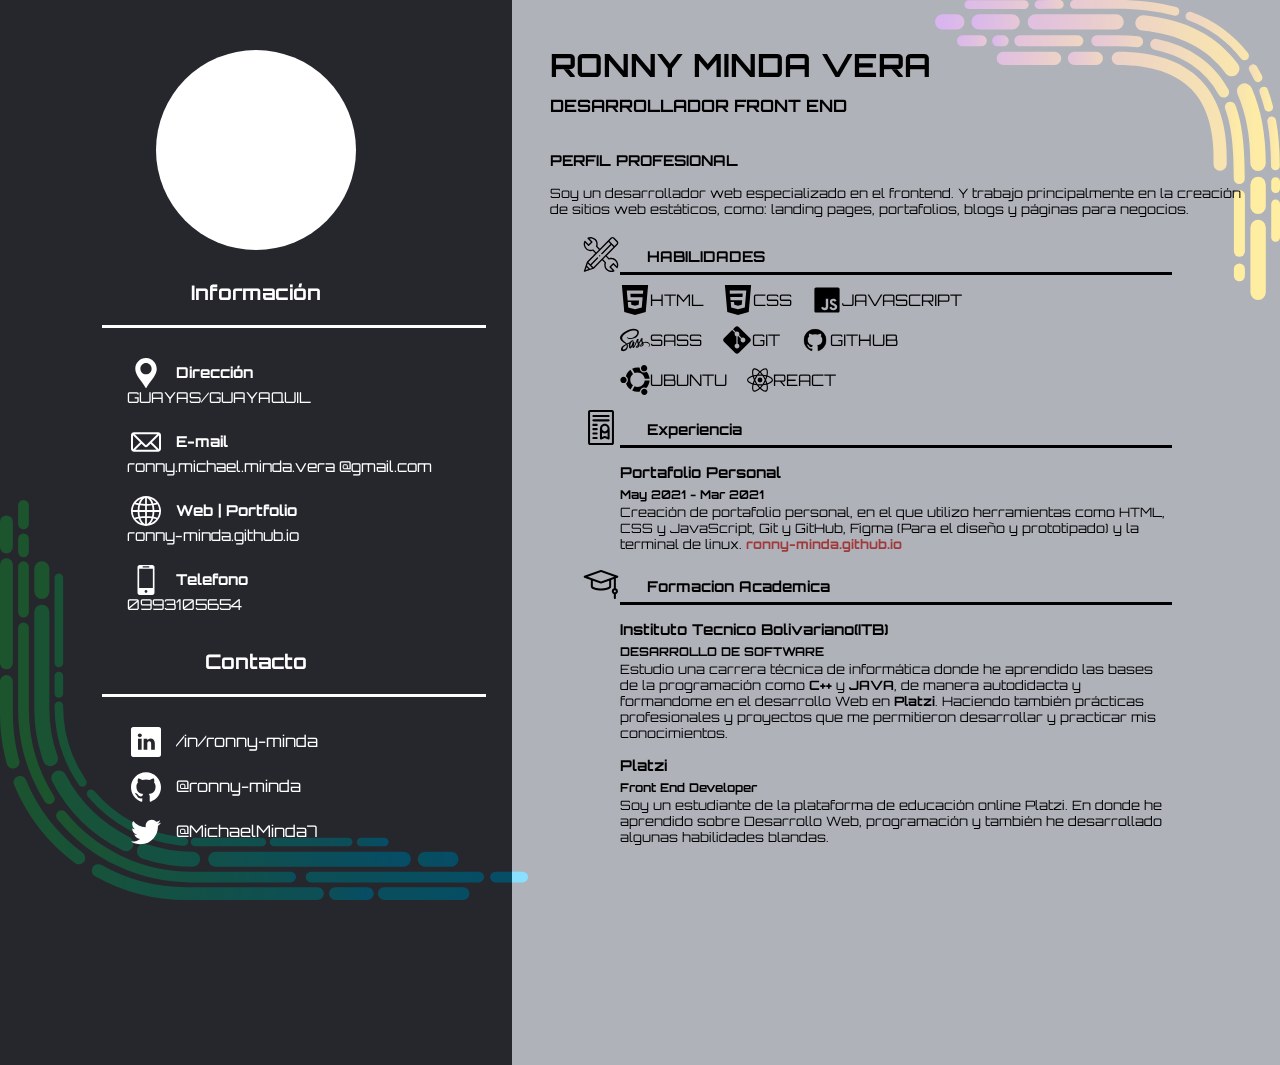
<file: index.html>
<!DOCTYPE html>
<html lang="en">
<head>
    <title>Ronny Minda</title>
    <meta charset="UTF-8">
    <meta name="description" content="Soy Ronny, tengo poco mas de 8 meses aprendiendo tecnologias usadas en el front end y estoy haciendo proyectos personales hasta que consiga mi primer oortunidad laboral.">
    <meta name="keywords" content="website, development, software, design">
    <meta http-equiv="X-UA-Compatible" content="IE=edge">
    <meta name="viewport" content="width=device-width, initial-scale=1.0">
        <!-- HOJAS DE ESTILOS -->
    <link rel="stylesheet" href="./css/general.css">
    <link rel="stylesheet" href="./css/styles.css">
    <link rel="preconnect" href="https://fonts.gstatic.com">
    <link href="https://fonts.googleapis.com/css2?family=Orbitron:wght@400;900&display=swap" rel="stylesheet">
</head>
<body>

    <!-- ANIMACION DE FONDO -->

    <img class="img_fondo1" src="./ico/imgSvg2.svg" alt="">
    <img class="img_fondo2" src="./ico/imgSvg3.svg" alt="">

    <!-- CONTENIDO DE LA PAGINA -->

    <div class="container">

        <!-- HEADER -->

        <header class="header">
            <div class="foto"></div>
            <b class="info">Información</b>
            <div class="raya"></div>

            <div class="lugar">
                <img class="lugarico" src="./herramienta.svg" alt="Dirección">
                <div class="lugarlugar"><b>Dirección</b></div>
            </div>
            <div class="lugar2">GUAYAS/GUAYAQUIL</div>

            <div class="lugar">
                <img class="lugarico" src="./correo-electronico-vacio.svg" alt="Dirección">
                <div class="lugarlugar"><b>E-mail</b></div>
            </div>
            <div class="lugar2"><a href="mailto:ronny.michael.minda.vera@gmail.com">ronny.michael.minda.vera
                @gmail.com</a></div>

            <div class="lugar">
                <img class="lugarico" src="./red-mundial.svg" alt="Dirección">
                <div class="lugarlugar"><b>Web | Portfolio</b></div>
            </div>
            <div class="lugar2"><a href="https://ronny-minda.github.io/">ronny-minda.github.io</a></div>

            <div class="lugar">
                <img class="lugarico" src="./telefono-movil.svg" alt="Dirección">
                <div class="lugarlugar"><b>Telefono</b></div>
            </div>
            <div class="lugar2">0993105654</div>

            <b class="info">Contacto</b>
            <div class="raya"></div>



            <div class="lugar">
                <img class="lugarico" src="./linkedin.svg" alt="Dirección">
                <div class="lugarlugar"><a href="https://www.linkedin.com/in/ronny-minda-a44261214/">/in/ronny-minda</a></div>
            </div>
            
            <div class="lugar">
                <img class="lugarico" src="./github.svg" alt="Dirección">
                <div class="lugarlugar"><a href="https://github.com/ronny-minda">@ronny-minda</a></div>
            </div>

            <div class="lugar">
                <img class="lugarico" src="./gorjeo.svg" alt="Dirección">
                <div class="lugarlugar"><a href="https://twitter.com/MichaelMinda7">@MichaelMinda7</a></div>
            </div>

        </header>

        <!-- MAIN -->

        <main id="main">
            <div class="mainconte">
                <h1>RONNY MINDA VERA</h1>
                <h2>DESARROLLADOR FRONT END</h2>
                <h3 class="h3">PERFIL PROFESIONAL</h3>
                <p>
                    Soy un desarrollador web especializado en el frontend.
                    Y trabajo principalmente en la creación de sitios web
                    estáticos, como: landing pages, portafolios, blogs y páginas
                    para negocios.
                </p>
                <div class="contenedorhabi">
                    <div class="mainconntenedor">
                        <img src="./lapiz.svg" alt="">
                        <h3 class="habilidades">HABILIDADES</h3>
                    </div>
                    <div class="raya"></div>
                    <div class="cosas">
                        <img src="./html-5.svg" alt="">
                        <span>HTML</span>
                        <img src="./css-3.svg" alt="">
                        <span>CSS</span>
                        <img src="./icons8-javascript.svg" alt="">
                        <span>JAVASCRIPT</span>
                    </div>
                    <div class="cosas">
                        <img src="./icons8-sass.svg" alt="">
                        <span>SASS</span>
                        <img src="./icons8-git.svg" alt="">
                        <span>GIT</span>
                        <img src="./github_git_icon_145985.png" alt="">
                        <span>GITHUB</span>
                    </div>
                    <div class="cosas">
                        <img src="./logotipo-de-ubuntu.svg" alt="">
                        <span>UBUNTU</span>

                        <img src="./react2.svg" alt="">
                        <span>REACT</span>
                    </div>

                    <div class="mainconntenedor">
                        <img src="./certificado.svg" alt="">
                        <h3 class="habilidades">Experiencia</h3>
                    </div>
                    <div class="raya"></div>

                    <div class="div1"><b>Portafolio Personal</b></div>
                    <div class="div2"><b>May 2021 - Mar 2021</b></div>
                    <p class="p">
                        Creación de portafolio personal, en el que utilizo herramientas como HTML, CSS y JavaScript, Git y GitHub, Figma (Para el diseño y prototipado) y la terminal de linux.
                        <a style="font-size: 13px; font-weight: bold; color: #a03939;" target="_blank" href="https://ronny-minda.github.io/">ronny-minda.github.io</a>
                    </p>

                    <div class="mainconntenedor">
                        <img src="./birrete.svg" alt="">
                        <h3 class="habilidades">Formacion Academica</h3>
                    </div>
                    <div class="raya"></div>

                    <div class="div1"><b>Instituto Tecnico Bolivariano(ITB)</b></div>
                    <div class="div2"><b>DESARROLLO DE SOFTWARE</b></div>
                    <p class="p">
                        Estudio una carrera técnica de informática donde he aprendido las bases de la programación como <b>C++</b> y <b>JAVA</b>, de manera autodidacta y formandome en el desarrollo Web en <b>Platzi</b>. Haciendo también prácticas profesionales y proyectos que me permitieron desarrollar y practicar mis conocimientos.
                    </p>


                    <div class="div1"><b>Platzi</b></div>
                    <div class="div2"><b>Front End Developer</b></div>
                    <p class="p">
                        Soy un estudiante de la plataforma de educación online Platzi. En donde he aprendido sobre Desarrollo Web, programación y también he desarrollado algunas habilidades blandas.
                    </p>


                    


                    <br>
                    <br>
                    <br>
                    <br>
                    <br>
                    <br>
                    <br>
                    <br>
                    <br>
                    <br>
                </div>
            </div>
        </main>
    </div>

    <script src="./script.js"></script>
</body>
</html>
</file>
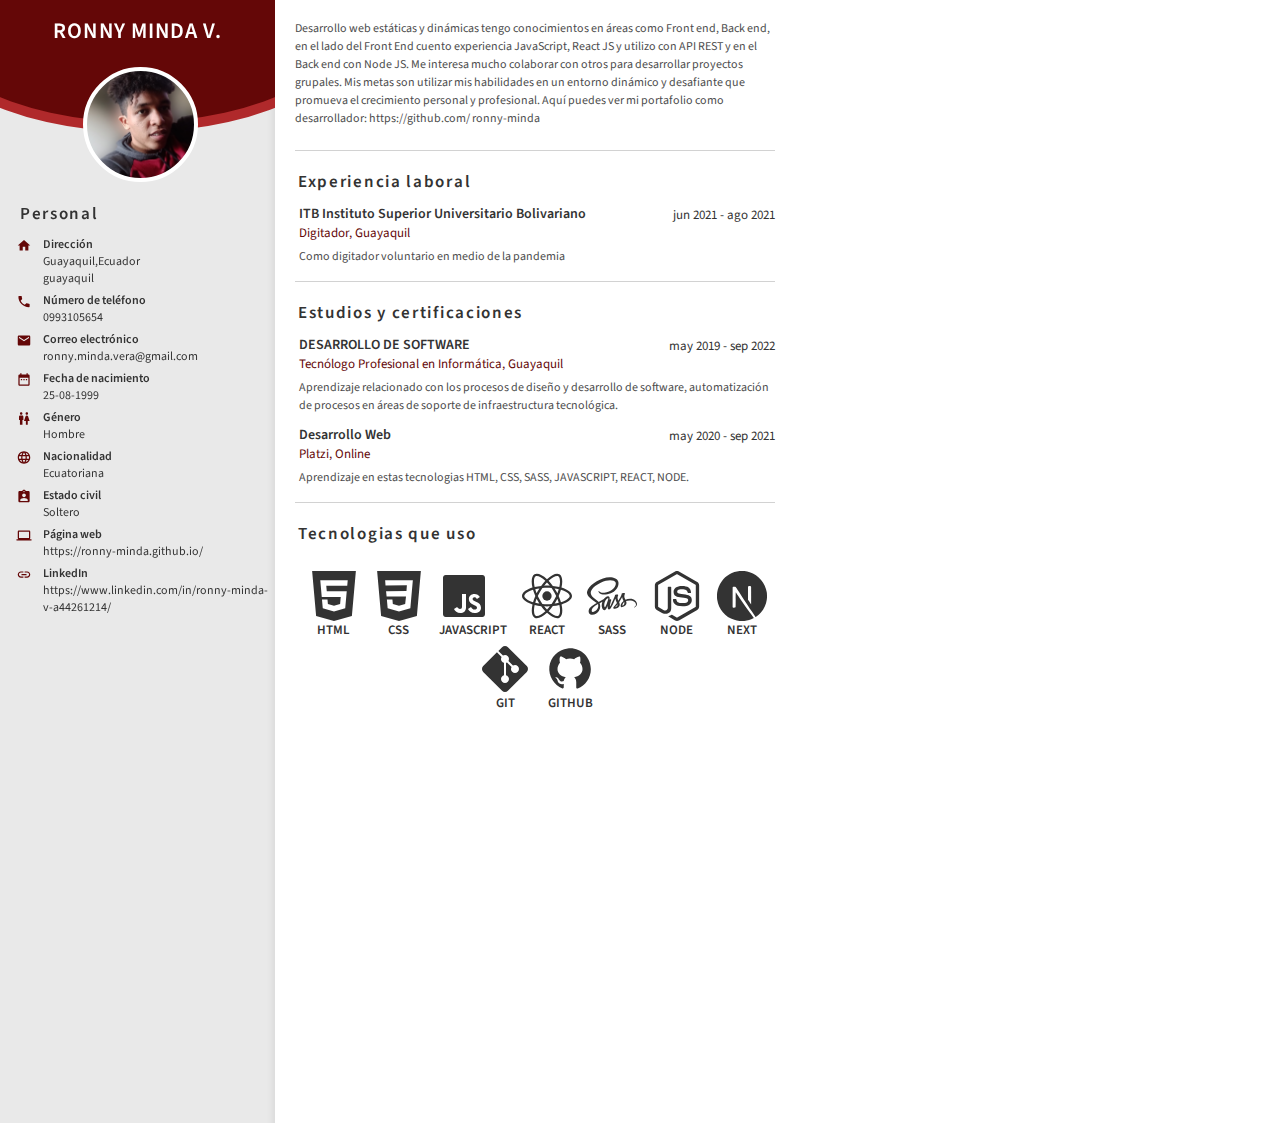
<file: nuevo/index.html>
<html dir="ltr" lang="es">

<head>
    <meta http-equiv="Content-Type" content="text/html; charset=utf-8">

    <!-- fonts -->
    <link href="https://fonts.googleapis.com/css?family=Source+Sans+Pro:400,600,700" rel="stylesheet">
    <!-- ./fonts -->


    <style>
        * {
            -webkit-font-smoothing: antialiased;
            -moz-osx-font-smoothing: grayscale;
            -webkit-box-sizing: border-box;
            box-sizing: border-box
        }

        html {
            height: 100%
        }

        body {
            width: 21cm;
            height: 100%;
            min-height: 29.7cm;
            position: relative;
            margin: 0;
            padding: 0 0;
            color: #333;
            line-height: 22px;
            font: 12px "Source Sans Pro", Arial;
            font-style: normal
        }

        h1 {
            position: relative;
            z-index: 999;
            text-align: center;
            text-transform: uppercase;
            width: 100%;
            font-style: normal;
            font-size: 22px;

            letter-spacing: .05em;
            color: #fff;
            margin: 0;
            padding: 35px 70px 15px 70px;
            font-weight: 600
        }

        h1 span {
            position: relative;
            font-style: normal;
            display: inline;
            margin-right: 3px;
            padding: 0
        }

        .avatar--no h1 {
            margin-top: 35px
        }

        h2 {
            letter-spacing: .1em;
            font-size: 17px;
            font-weight: 600;
            margin: 0;
            padding: 0
        }

        h3 {
            font-size: 14px;
            font-weight: 600;
            margin: 0;
            padding: 0;
            max-width: 375px
        }

        p {
            color: #4c4c4c;
            line-height: 18px;
            font-weight: 400;
            margin: 0;
            padding: 0
        }

        hr {
            border: none;
            height: 1px;
            width: 100%;
            padding: 0;
            margin: 0;
            background: #d2d2d2
        }

        .sections {
            top: 0;
            left: 275px;
            padding-top: 20px;
            padding-left: 20px;
            padding-right: 20px;
            position: relative;
            width: 520px;
            min-height: 500px;
            background: #fff
        }

        .section {
            position: relative;
            width: 100%;
            padding: 0
        }

        .section:nth-child(1) .section--title {
            padding-top: 0;
            border: none
        }

        .section p {
            display: block;
            font-style: normal
        }

        .section:last-child {
            border: none
        }

        .section.section--summary {
            margin-top: 0;
            margin-bottom: 22px
        }

        .section--title {
            display: inline-block;
            position: relative;
            width: 100%;
            z-index: 99;
            margin: 0;
            font-weight: 600;
            background: #fff;
            padding: 19px 0 0 3px;
            border-top: 1px solid #d2d2d2;
            page-break-inside: avoid
        }

        .section--title span {
            display: inline-block;
            margin-right: 2px
        }

        .section--title-icon {
            position: relative;
            display: none;
            top: 5px;
            left: -2px;
            margin-right: 2px
        }

        .section--title-icon svg {
            height: 22px;
            width: 22px
        }

        .section--item:last-child {
            background: #fff;
            padding-bottom: 15px
        }

        .section--item:last-child .section--time-line {
            height: 30px
        }

        .section--heading-group {
            display: block;
            margin: 0;
            padding: 0 0 6px 0;
            page-break-inside: avoid !important
        }

        .section--list {
            display: block;
            list-style: none;
            padding: 0;
            margin: 0
        }

        .section--list.skills {
            padding-top: 10px;
            margin-bottom: 20px
        }

        .section--list.no-indent .section--item {
            padding-left: 4px
        }

        .section--item {
            display: block;
            position: relative;
            list-style: none;
            padding: 0 0 0 4px;
            margin: 0
        }

        .section--item.skills {
            display: inline-block;
            padding-top: 5px;
            padding-bottom: 0;
            /* width: 100%; */
            margin: 0;
            padding-left: 10px
        }

        .section--item.skills h3 {
            font-size: 13px;
        }

        .section--item.skills:last-child {
            padding-bottom: 0
        }

        .skills--label {
            display: inline-block;
            width: 175px;
            margin: 0 0 0 -5px
        }

        .skills--stars {
            display: inline-block;
            position: absolute;
            top: 50%;
            margin-top: -7px
        }

        .skills--stars svg {
            fill: #b1b1b1
        }

        .skills--stars svg.active {
            fill: #2b2b38
        }

        .section--date {
            position: absolute;
            right: 0;
            top: 12px;
            width: 125px;
            text-align: right;

            font-size: 13px;
            padding: 0;
            margin: 0
        }

        .section--heading {
            display: block;
            padding: 10px 0 0 0;
            margin: 0
        }

        .section--sub-heading {
            display: block;
            padding: 0;
            margin: 0;
            font-size: 13px;
        }

        .section--content {
            display: block;
            padding: 0;
            margin: 0
        }

        .section--content p {
            display: block
        }

        .section--content ol,
        .section--content ul {
            page-break-inside: auto;
            white-space: normal;
            font-weight: 400;
            list-style-position: outside;
            color: #4c4c4c;
            margin: 0;
            padding: 0 0 0 16px
        }

        .section--content ol li,
        .section--content ul li {
            line-height: 18px
        }

        .section--content ul li {
            list-style-type: disc
        }

        .section--content ol {
            padding-left: 14px
        }

        .section--content-single-textarea {
            padding-top: 10px;
            padding-left: 4px;
            padding-bottom: 20px
        }

        .sidebar--bg {
            position: fixed;
            top: 0;
            left: 0;
            width: 275px;
            background: #e9e9e9;
            height: 18000px;
            overflow-x: hidden;
            overflow-y: hidden
        }

        .sidebar--shadow {
            position: fixed;
            top: 0;
            left: 275px;
            width: 10px;
            background: #fff;
            height: 18000px;
            overflow-x: hidden;
            overflow-y: hidden;
            -webkit-box-shadow: 0 0 9px 1px rgba(0, 0, 0, .09);
            box-shadow: 0 0 9px 1px rgba(0, 0, 0, .09)
        }

        .sidebar--shadow-overlay {
            position: fixed;
            top: 0;
            left: 278px;
            width: 500px;
            background: #fff;
            height: 18000px;
            overflow-x: hidden;
            overflow-y: hidden
        }

        .sidebar {
            left: 0;
            position: fixed;
            z-index: 0;
            padding: 20px 0 0 20px;
            width: 275px;
            height: auto
        }

        .avatar__bg {
            position: relative;
            left: -120px;
            padding: 100px 30px 60px 30px;
            margin: -150px 0 0 0;
            width: 475px;
            height: auto;
            min-height: 250px;
            border-radius: 50%;
            border: 10px solid #505476
        }

        .avatar--no .avatar__bg {
            padding-bottom: 0;
            margin-top: -180px
        }

        .avatar {
            position: relative;
            z-index: 99;
            display: inline-block;
            padding: 0;
            margin: -65px 0 0 63px;
            height: 115px;
            width: 115px;
            border-radius: 50%;
            -webkit-background-size: cover !important;
            background-size: cover !important;
            background-color: #fff;
            border: 4px solid #fff
        }

        .sidebar--data {
            display: block
        }

        .sidebar--title {
            font-style: normal;
            position: relative;
            width: calc(100% + 20px);
            padding: 5px 0 5px 20px;
            margin: 15px 0 5px -20px;
            page-break-inside: avoid
        }

        .sidebar--title span {
            float: left;
            display: inline;
            font-weight: 400;
            font-style: normal;
            padding-right: 2px;
            z-index: 1
        }

        .sidebar--title span:last-child {
            padding-right: 10px
        }

        .sidebar--title hr {
            position: absolute;
            left: 0;
            bottom: 18px;
            border: none;
            height: 1px;
            width: calc(100% - 10px);
            background: #fff
        }

        .sidebar--title svg {
            position: relative;
            top: 4px;
            margin-right: 4px
        }

        .sidebar--label {
            font-weight: 600
        }

        .sidebar--list {
            display: block;
            list-style: none;
            margin: 0;
            padding: 0
        }

        .sidebar--item {
            display: block;
            list-style: none;
            position: relative;
            font-size: 12px;
            margin: 0;
            padding: 0 5px 5px 0
        }

        .sidebar--item.sidebar--item-personal {
            padding: 0 5px 5px 23px
        }

        .sidebar--item.sidebar--item-interest {
            padding-left: 12px;
            padding-bottom: 0
        }

        .sidebar--item:last-child {
            padding-bottom: 0
        }

        .sidebar--icon-square {
            display: inline-block;
            height: 7px;
            width: 7px;
            position: absolute;
            top: 8px;
            margin: 0 5px 0 0;
            background: #333;
            left: 0;
            border-radius: 1px
        }

        .sidebar--item-icon {
            top: 2px;
            left: -8px;
            position: absolute;
            height: 15px
        }

        .sidebar--item-text {
            line-height: 21px
        }

        .sidebar--item-align-right {
            float: right;
            margin-right: 20px
        }

        .skills__list {
            position: relative;
            display: inline-block;
            list-style: none;
            margin: 0;
            padding: 0;
            top: 2px
        }

        /*
        .skills__item {
            display: inline-block;
            height: 9px;
            width: 9px;
            margin: 0 3px 0 0;
            border-radius: 50%;
            opacity: .3;
            background: #333
        }

        .skills__item.active {
            opacity: 1
        }*/

        body .skills__list .skills__item {
            display: inline-block;
            height: 9px;
            width: 9px;
            margin: 0 3px 0 0;
            border-radius: 50%;
        }

        .c--505476 .section--sub-heading {
            color: #505476 !important;
        }

        .c--505476 .section--title-icon svg,
        .c--505476 .sidebar--item-icon {
            fill: #505476 !important;
        }

        .c--505476 .avatar__bg,
        .c--505476 .sidebar--icon-square,
        .c--505476 .skills__item.active {
            background: #505476 !important;
        }

        .c--505476 .skills__item {
            background: #cbccd6;
        }

        .c--505476 .avatar__bg {
            border-color: #2d3260 !important;
        }

        .c--0a95a8 .section--sub-heading {
            color: #077685 !important;
        }

        .c--0a95a8 .section--title-icon svg,
        .c--0a95a8 .sidebar--item-icon {
            fill: #077685 !important;
        }

        .c--0a95a8 .avatar__bg,
        .c--0a95a8 .skills__item.active {
            background: #078899 !important;
        }

        .c--0a95a8 .skills__item {
            background: #aacdd1;
        }

        .c--0a95a8 .sidebar--icon-square {
            background: #077685 !important;
        }

        .c--0a95a8 .avatar__bg {
            border-color: #077685 !important;
        }

        .c--ffc107 .section--sub-heading {
            color: #353535 !important;
        }

        .c--ffc107 .section--title-icon svg,
        .c--ffc107 .sidebar--item-icon {
            fill: #353535 !important;
        }

        .c--ffc107 .avatar__bg,
        .c--ffc107 .skills__item.active {
            background: #353535 !important;
        }

        .c--ffc107 .skills__item {
            background: #b4b4b4;
        }

        .c--ffc107 .sidebar--icon-square {
            background: #353535 !important;
        }

        .c--ffc107 .avatar__bg {
            border-color: #ffc107 !important;
        }

        .c--640707 .section--sub-heading {
            color: #640707 !important;
        }

        .c--640707 .section--title-icon svg,
        .c--640707 .sidebar--item-icon {
            fill: #640707 !important;
        }

        .c--640707 .avatar__bg,
        .c--640707 .skills__item.active {
            background: #640707 !important;
        }

        .c--640707 .skills__item {
            background: #c2a7a6 !important;
        }

        .c--640707 .sidebar--icon-square {
            background: #640707 !important;
        }

        .c--640707 .avatar__bg {
            border-color: #b0292b !important;
        }

        .c--316834 .section--sub-heading {
            color: #204823 !important;
        }

        .c--316834 .section--title-icon svg,
        .c--316834 .sidebar--item-icon {
            fill: #204823 !important;
        }

        .c--316834 .avatar__bg,
        .c--316834 .skills__item.active {
            background: #204823 !important;
        }

        .c--316834 .skills__item {
            background: #adb9ae !important;
        }

        .c--316834 .sidebar--icon-square {
            background: #204823 !important;
        }

        .c--316834 .avatar__bg {
            border-color: #316834 !important;
        }

        /* Direction RTL overrides */
        html[dir="rtl"] h1 span {
            margin-right: initial;
            margin-left: 3px;
        }

        html[dir="rtl"] .sections {
            left: initial;
            right: 275px;
        }

        html[dir="rtl"] .section--title {
            padding-right: 0;
            padding-left: 3px;
        }

        html[dir="rtl"] .section--title span {
            margin-right: initial;
            margin-left: 2px;
        }

        html[dir="rtl"] .section--title-icon {
            left: initial;
            right: -2px;
            margin-right: initial;
            margin-left: 2px;
        }

        html[dir="rtl"] .section--list.no-indent .section--item {
            padding-left: initial;
            padding-right: 4px
        }

        html[dir="rtl"] .section--item {
            padding-left: 0;
            padding-right: 4px;
        }

        html[dir="rtl"] .section--item.skills {
            padding-left: initial;
            padding-right: 10px;
        }

        html[dir="rtl"] .skills--label {
            margin-left: 0;
            margin-right: -5px;
        }

        html[dir="rtl"] .section--date {
            right: initial;
            left: 0;
            text-align: left;
        }

        html[dir="rtl"] .section--content ol,
        html[dir="rtl"] .section--content ul {
            padding-left: 0;
            padding-right: 16px;
        }

        html[dir="rtl"] .section--content ol {
            padding-left: initial;
            padding-right: 14px;
        }

        html[dir="rtl"] .section--content-single-textarea {
            padding-left: initial;
            padding-right: 4px;
        }

        html[dir="rtl"] .sidebar--bg {
            left: initial;
            right: 0;
        }

        html[dir="rtl"] .sidebar--shadow {
            left: initial;
            right: 275px;
            -webkit-box-shadow: 0 1px 9px 0 rgba(0, 0, 0, .09);
            box-shadow: 0 1px 9px 0 rgba(0, 0, 0, .09)
        }

        html[dir="rtl"] .sidebar--shadow-overlay {
            left: initial;
            right: 278px;
        }

        html[dir="rtl"] .sidebar {
            right: 0;
            padding-left: 0;
            padding-right: 20px;
        }

        html[dir="rtl"] .avatar__bg {
            left: initial;
            right: -120px;
        }

        html[dir="rtl"] .avatar {
            margin-left: 0;
            margin-right: 63px;
        }

        html[dir="rtl"] .sidebar--title {
            padding-left: 0;
            padding-right: 20px;
            margin-left: 0;
            margin-right: -20px;
        }

        html[dir="rtl"] .sidebar--title span {
            float: right;
            padding-right: 0;
            padding-left: 2px;
        }

        html[dir="rtl"] .sidebar--title span:last-child {
            padding-right: 0;
            padding-left: 10px;
        }

        html[dir="rtl"] .sidebar--title hr {
            left: initial;
            right: 0;
        }

        html[dir="rtl"] .sidebar--title svg {
            margin-right: 0;
            margin-left: 4px;
        }

        html[dir="rtl"] .sidebar--item {
            padding-right: 0;
            padding-left: 5px;
        }

        html[dir="rtl"] .sidebar--item.sidebar--item-personal {
            padding-right: 23px;
            padding-left: 5px;
        }

        html[dir="rtl"] .sidebar--item.sidebar--item-interest {
            padding-left: 0;
            padding-right: 12px;
        }

        html[dir="rtl"] .sidebar--icon-square {
            margin-right: 0;
            margin-left: 5px;
            left: initial;
            right: 0;
        }

        html[dir="rtl"] .sidebar--item-icon {
            right: -8px;
            left: initial;
        }

        html[dir="rtl"] .sidebar--item-align-right {
            float: left;
            margin-right: initial;
            margin-left: 20px;
        }

        html[dir="rtl"] body .skills__list .skills__item {
            margin-right: 0;
            margin-left: 3px;
        }

        /* Ara lang overrides */
        html[lang="ara"] body {
            font-family: "Noto Sans Arabic", sans-serif;
        }
    </style>

</head>

<body class="c--640707 " style="overflow: hidden !important;">

    <div class="sidebar--bg"></div>

    <div class="sidebar--shadow"></div>

    <div class="sidebar--shadow-overlay"></div>

    <aside class="sidebar">

        <div class="avatar__bg">
            <h1> RONNY MINDA V.
            </h1>
        </div>



        <!-- <div class="avatar"
            style="background:url('https://cvmaker-storage.s3.eu-west-3.amazonaws.com/img/avatar/af0af3a26777d472c546de9a31860f92e03a567f.jpg') no-repeat;">
        </div> -->
        <div class="avatar"
            style="background:url('./301586140_822389599140328_507641315253450592_n.jpg') no-repeat; background-size: cover; background-position: center;">
        </div>


        <div class="sidebar--data">
            <h2 class="sidebar--title">Personal</h2>

            <ul class="sidebar--list">

                <li class="sidebar--item sidebar--item-personal">
                    <svg class="sidebar--item-icon" fill="#000000" height="24" viewBox="0 0 24 24" width="24"
                        xmlns="http://www.w3.org/2000/svg">
                        <path d="M10 20v-6h4v6h5v-8h3L12 3 2 12h3v8z"></path>
                        <path d="M0 0h24v24H0z" fill="none"></path>
                    </svg>
                    <span class="sidebar--label">Dirección</span><br>
                    Guayaquil,Ecuador <br>
                    guayaquil
                </li>


                <li class="sidebar--item sidebar--item-personal">
                    <svg class="sidebar--item-icon" fill="#000000" height="24" viewBox="0 0 24 24" width="24"
                        xmlns="http://www.w3.org/2000/svg">
                        <path d="M0 0h24v24H0z" fill="none"></path>
                        <path
                            d="M6.62 10.79c1.44 2.83 3.76 5.14 6.59 6.59l2.2-2.2c.27-.27.67-.36 1.02-.24 1.12.37 2.33.57 3.57.57.55 0 1 .45 1 1V20c0 .55-.45 1-1 1-9.39 0-17-7.61-17-17 0-.55.45-1 1-1h3.5c.55 0 1 .45 1 1 0 1.25.2 2.45.57 3.57.11.35.03.74-.25 1.02l-2.2 2.2z">
                        </path>
                    </svg>
                    <span class="sidebar--label">Número de teléfono</span><br>
                    <span dir="ltr">0993105654</span>
                </li>



                <li class="sidebar--item sidebar--item-personal">
                    <svg class="sidebar--item-icon" fill="#000000" height="24" viewBox="0 0 24 24" width="24"
                        xmlns="http://www.w3.org/2000/svg">
                        <path
                            d="M20 4H4c-1.1 0-1.99.9-1.99 2L2 18c0 1.1.9 2 2 2h16c1.1 0 2-.9 2-2V6c0-1.1-.9-2-2-2zm0 4l-8 5-8-5V6l8 5 8-5v2z">
                        </path>
                        <path d="M0 0h24v24H0z" fill="none"></path>
                    </svg>
                    <span class="sidebar--label">Correo electrónico</span><br>
                    ronny.minda.vera@gmail.com
                </li>

                <li class="sidebar--item sidebar--item-personal">
                    <svg class="sidebar--item-icon" fill="#000000" height="24" viewBox="0 0 24 24" width="24"
                        xmlns="http://www.w3.org/2000/svg">
                        <path
                            d="M9 11H7v2h2v-2zm4 0h-2v2h2v-2zm4 0h-2v2h2v-2zm2-7h-1V2h-2v2H8V2H6v2H5c-1.11 0-1.99.9-1.99 2L3 20c0 1.1.89 2 2 2h14c1.1 0 2-.9 2-2V6c0-1.1-.9-2-2-2zm0 16H5V9h14v11z">
                        </path>
                        <path d="M0 0h24v24H0z" fill="none"></path>
                    </svg>
                    <span class="sidebar--label">Fecha de nacimiento</span><br>
                    25-08-1999
                </li>





                <li class="sidebar--item sidebar--item-personal">
                    <svg class="sidebar--item-icon" fill="#000000" height="24" viewBox="0 0 24 24" width="24"
                        xmlns="http://www.w3.org/2000/svg">
                        <path d="M0 0h24v24H0V0z" fill="none"></path>
                        <path
                            d="M5.5 22v-7.5H4V9c0-1.1.9-2 2-2h3c1.1 0 2 .9 2 2v5.5H9.5V22h-4zM18 22v-6h3l-2.54-7.63C18.18 7.55 17.42 7 16.56 7h-.12c-.86 0-1.63.55-1.9 1.37L12 16h3v6h3zM7.5 6c1.11 0 2-.89 2-2s-.89-2-2-2-2 .89-2 2 .89 2 2 2zm9 0c1.11 0 2-.89 2-2s-.89-2-2-2-2 .89-2 2 .89 2 2 2z">
                        </path>
                    </svg>
                    <span class="sidebar--label">Género</span><br>
                    Hombre
                </li>



                <li class="sidebar--item sidebar--item-personal">
                    <svg class="sidebar--item-icon" fill="#000000" height="24" viewBox="0 0 24 24" width="24"
                        xmlns="http://www.w3.org/2000/svg">
                        <path d="M0 0h24v24H0z" fill="none"></path>
                        <path
                            d="M11.99 2C6.47 2 2 6.48 2 12s4.47 10 9.99 10C17.52 22 22 17.52 22 12S17.52 2 11.99 2zm6.93 6h-2.95c-.32-1.25-.78-2.45-1.38-3.56 1.84.63 3.37 1.91 4.33 3.56zM12 4.04c.83 1.2 1.48 2.53 1.91 3.96h-3.82c.43-1.43 1.08-2.76 1.91-3.96zM4.26 14C4.1 13.36 4 12.69 4 12s.1-1.36.26-2h3.38c-.08.66-.14 1.32-.14 2 0 .68.06 1.34.14 2H4.26zm.82 2h2.95c.32 1.25.78 2.45 1.38 3.56-1.84-.63-3.37-1.9-4.33-3.56zm2.95-8H5.08c.96-1.66 2.49-2.93 4.33-3.56C8.81 5.55 8.35 6.75 8.03 8zM12 19.96c-.83-1.2-1.48-2.53-1.91-3.96h3.82c-.43 1.43-1.08 2.76-1.91 3.96zM14.34 14H9.66c-.09-.66-.16-1.32-.16-2 0-.68.07-1.35.16-2h4.68c.09.65.16 1.32.16 2 0 .68-.07 1.34-.16 2zm.25 5.56c.6-1.11 1.06-2.31 1.38-3.56h2.95c-.96 1.65-2.49 2.93-4.33 3.56zM16.36 14c.08-.66.14-1.32.14-2 0-.68-.06-1.34-.14-2h3.38c.16.64.26 1.31.26 2s-.1 1.36-.26 2h-3.38z">
                        </path>
                    </svg>
                    <span class="sidebar--label">Nacionalidad</span><br>
                    Ecuatoriana
                </li>


                <li class="sidebar--item sidebar--item-personal">
                    <svg class="sidebar--item-icon" fill="#000000" height="24" viewBox="0 0 24 24" width="24"
                        xmlns="http://www.w3.org/2000/svg">
                        <path d="M0 0h24v24H0z" fill="none"></path>
                        <path
                            d="M19 3h-4.18C14.4 1.84 13.3 1 12 1c-1.3 0-2.4.84-2.82 2H5c-1.1 0-2 .9-2 2v14c0 1.1.9 2 2 2h14c1.1 0 2-.9 2-2V5c0-1.1-.9-2-2-2zm-7 0c.55 0 1 .45 1 1s-.45 1-1 1-1-.45-1-1 .45-1 1-1zm0 4c1.66 0 3 1.34 3 3s-1.34 3-3 3-3-1.34-3-3 1.34-3 3-3zm6 12H6v-1.4c0-2 4-3.1 6-3.1s6 1.1 6 3.1V19z">
                        </path>
                    </svg>
                    <span class="sidebar--label">Estado civil</span><br>
                    Soltero
                </li>




                <li class="sidebar--item sidebar--item-personal">
                    <svg class="sidebar--item-icon" fill="#000000" height="24" viewBox="0 0 24 24" width="24"
                        xmlns="http://www.w3.org/2000/svg">
                        <path d="M0 0h24v24H0z" fill="none"></path>
                        <path
                            d="M20 18c1.1 0 1.99-.9 1.99-2L22 6c0-1.1-.9-2-2-2H4c-1.1 0-2 .9-2 2v10c0 1.1.9 2 2 2H0v2h24v-2h-4zM4 6h16v10H4V6z">
                        </path>
                    </svg>
                    <span class="sidebar--label">Página web</span><br>
                    https://ronny-minda.github.io/
                </li>




                <li class="sidebar--item sidebar--item-personal">
                    <svg class="sidebar--item-icon" fill="#000000" height="24" viewBox="0 0 24 24" width="24"
                        xmlns="http://www.w3.org/2000/svg">
                        <path d="M0 0h24v24H0z" fill="none"></path>
                        <path
                            d="M3.9 12c0-1.71 1.39-3.1 3.1-3.1h4V7H7c-2.76 0-5 2.24-5 5s2.24 5 5 5h4v-1.9H7c-1.71 0-3.1-1.39-3.1-3.1zM8 13h8v-2H8v2zm9-6h-4v1.9h4c1.71 0 3.1 1.39 3.1 3.1s-1.39 3.1-3.1 3.1h-4V17h4c2.76 0 5-2.24 5-5s-2.24-5-5-5z">
                        </path>
                    </svg>
                    <span class="sidebar--label">LinkedIn</span><br>
                    https://www.linkedin.com/in/ronny-minda-v-a44261214/
                </li>


            </ul>

        </div>


























    </aside>

    <section class="sections">




        <div class="section section--summary">

            <div class="section--content">
                <p>Desarrollo web estáticas y dinámicas tengo conocimientos en áreas como Front end, Back end, en el
                    lado del Front End cuento experiencia JavaScript, React JS y utilizo con API REST y en el Back end
                    con Node JS. Me interesa mucho colaborar con otros para desarrollar proyectos grupales. Mis metas
                    son utilizar mis habilidades en un entorno dinámico y desafiante que promueva el crecimiento
                    personal y profesional. Aquí puedes ver mi portafolio como desarrollador: https://github.com/
                    ronny-minda</p>
            </div>
        </div>








        <div class="section">

            <div class="section--title">
                <h2>
                    Experiencia laboral
                </h2>
            </div>

            <ol class="section--list">
                <li class="section--item">

                    <div class="section--heading-group">
                        <div class="section--date">jun 2021 - ago 2021</div>
                        <div class="section--heading">
                            <h3>ITB Instituto Superior Universitario Bolivariano</h3>
                        </div>
                        <div class="section--sub-heading">
                            Digitador, Guayaquil </div>
                    </div>
                    <div class="section--content">
                        <p>Como digitador voluntario en medio de la pandemia</p>
                    </div>
                </li>
            </ol>
        </div>






        <div class="section">
            <div class="section--title">
                <h2>
                    Estudios y certificaciones
                </h2>
            </div>

            <ol class="section--list">


                <li class="section--item">
                    <div class="section--heading-group">
                        <div class="section--date">
                            may 2019 - sep 2022
                        </div>
                        <div class="section--heading">
                            <h3>DESARROLLO DE SOFTWARE</h3>
                        </div>
                        <div class="section--sub-heading">
                            Tecnólogo Profesional en Informática, Guayaquil </div>
                    </div>
                    <div class="section--content">
                        <p>Aprendizaje relacionado con los procesos de diseño y desarrollo de software, automatización
                            de procesos en áreas de soporte de infraestructura tecnológica.</p>
                    </div>
                </li>


                <li class="section--item">
                    <div class="section--heading-group">
                        <div class="section--date">
                            may 2020 - sep 2021
                        </div>
                        <div class="section--heading">
                            <h3>Desarrollo Web</h3>
                        </div>
                        <div class="section--sub-heading">
                            Platzi, Online </div>
                    </div>
                    <div class="section--content">
                        <p>Aprendizaje en estas tecnologias HTML, CSS, SASS, JAVASCRIPT, REACT, NODE.</p>
                    </div>
                </li>

            </ol>
        </div>








        <div class="section">

            <div class="section--title" style="margin-bottom: 10px;">
                <h2>
                    Tecnologias que uso
                </h2>
            </div>


            <ol class="section--list skills" style="display: flex; flex-wrap: wrap; justify-content: center;">

                <li class="section--item skills" style="margin: 0 5px;">
                    <div class="skills--label" style="width: auto;">
                        <img src="./imgSvg/html-5.svg" alt="" style="height: 50px; width: 50px;">
                        <h3 style="text-align: center;">HTML</h3>
                    </div>

                </li>

                <li class="section--item skills" style="margin: 0 5px;">
                    <div class="skills--label" style="width: auto;">
                        <img src="./imgSvg/css-3.svg" alt="" style="height: 50px; width: 50px;">
                        <h3 style="text-align: center;">CSS</h3>
                    </div>

                </li>

                <li class="section--item skills" style="margin: 0 5px;">
                    <div class="skills--label" style="width: auto;">
                        <img src="./imgSvg/icons8-javascript.svg" alt="" style="height: 50px; width: 50px;">
                        <h3 style="text-align: center;">JAVASCRIPT</h3>
                    </div>

                </li>

                <li class="section--item skills" style="margin: 0 5px;">
                    <div class="skills--label" style="width: auto;">
                        <img src="./imgSvg/react2.svg" alt="" style="height: 50px; width: 50px;">
                        <h3 style="text-align: center;">REACT</h3>
                    </div>

                </li>

                <li class="section--item skills" style="margin: 0 5px;">
                    <div class="skills--label" style="width: auto;">
                        <img src="./imgSvg/icons8-sass.svg" alt="" style="height: 50px; width: 50px;">
                        <h3 style="text-align: center;">SASS</h3>
                    </div>

                </li>

                <li class="section--item skills" style="margin: 0 5px;">
                    <div class="skills--label" style="width: auto;">
                        <img src="./imgSvg/nodeJS.svg" alt="" style="height: 50px; width: 50px;">
                        <h3 style="text-align: center;">NODE</h3>
                    </div>

                </li>

                <li class="section--item skills" style="margin: 0 5px;">
                    <div class="skills--label" style="width: auto;">
                        <img src="./imgSvg/nextJS.svg" alt="" style="height: 50px; width: 50px;">
                        <h3 style="text-align: center;">NEXT</h3>
                    </div>

                </li>

                <li class="section--item skills" style="margin: 0 5px;">
                    <div class="skills--label" style="width: auto;">
                        <img src="./imgSvg/icons8-git.svg" alt="" style="height: 50px; width: 50px;">
                        <h3 style="text-align: center;">GIT</h3>
                    </div>

                </li>

                <li class="section--item skills" style="margin: 0 5px;">
                    <div class="skills--label" style="width: auto;">
                        <img src="./imgSvg/icons8-github.svg" alt="" style="height: 50px; width: 50px;">
                        <h3 style="text-align: center;">GITHUB</h3>
                    </div>

                </li>






            </ol>

        </div>











        <!-- <div class="skills--stars">
                        <ul class="skills__list">
                            <li class="skills__item active"></li>
                            <li class="skills__item active"></li>
                            <li class="skills__item active"></li>
                            <li class="skills__item active"></li>
                            <li class="skills__item active"></li>
                        </ul>
                    </div> -->



























    </section>




</body>

</html>
</file>
<file: css/general.css>
/* PROPIEDADES QUE SERVEN PARA TODAS LAS RESOLUCIONES */

.img_fondo1 {
    height: 300px;
    position: fixed;
    z-index: 1;
    top: 0;
    right: 0;
}

.img_fondo2 {
    height: 400px; 
    position: fixed;
    z-index: 1; 
    bottom: 0;
    left: 0; 
}


.animacion-inicio {
    transition: .5s;
    background-color: rgb(0, 0, 0);
    height: 100%;
    width: 100%;
    position: fixed;
    z-index: 99999999;
    display: flex;
    justify-content: center;
    align-items: center;
}

.logo-inicio  {
    fill: rgba(255, 255, 255, 0);
    stroke-dasharray: 0;
    stroke: rgba(255, 255, 255, 0.39);
    stroke-width: .5;
    transition: 5s;
}

.linea_logo {
    stroke-dasharray: 200;
    fill: rgba(255, 255, 255, 0.712);
    transition: 5s;
}

/* @keyframes ba {
    0%{
        stroke-dasharray: 0;
    }
    50%{
        stroke-dasharray: 200;
    }
    100%{
        stroke-dasharray: 0;
    }
} */


.opacidad {
    filter: opacity(0%);
}

.none {
    display: none;
}



.svg-fondo {
    width: 150%;
    height: 150%;
    position: absolute;
    top: 0;
    z-index: 1;
/*     filter: brightness(10%); */
    fill: blue;
    stroke: #fff;
    stroke-width: 2;
    
    stroke-dasharray: 900;

    animation: bu 100s linear infinite;
}

polygon {
    fill: rgba(255, 0, 0, 0);
}

@keyframes bu {
    0%{
        stroke-dasharray: 0;
    }
    50%{
        stroke-dasharray: 1000;
    }
    100%{
        stroke-dasharray: 0;
    }
}
</file>
<file: css/styles.css>
* {
    box-sizing: border-box;
    margin: 0;
    padding: 0;
    font-family: 'Orbitron', sans-serif;
}

a {
    text-decoration: none;
    color: #fff;
}

:root {
    --titulo: 20px;
    --letras: 15px;
}

.svg-fondo {
    position: fixed;
    z-index: 50;
    top: 0;
    left: 0;
}

body {
    background-color: #5d6171;
}



.container {
    height: auto;
    position: absolute;
    z-index: 9999;
    display: flex;
}

header {
    height: auto;
    width: 40vw;
    background-color: rgba(0, 0, 0, 0.596);
    display: flex;
    justify-content: flex-start;
    align-items: center;
    flex-direction: column;
    
}

header .foto {
    margin-top: 50px;
    height: 200px;
    width: 200px;
    background-color: rgb(255, 255, 255);
    border-radius: 50%;
}

header .info {
    color: #fff;
    font-size: var(--titulo);
    margin: 30px 0 5px 0;
}

header .raya {
    height: 3px;
    width: 75%;
    background-color: rgb(255, 255, 255);
    margin-left: 75px;
    margin-top: 15px;
    margin-bottom: 15px;
}

header .lugar {
    height: 30px;
    width: 400px;
    display: flex;
    margin-top: 15px;
   margin-left: 150px;
    background-color: rgba(127, 255, 212, 0);
}

header .lugarico {
    height: 100%;
    width: 10%;
    background-color: rgba(0, 0, 255, 0);
}

header .lugarlugar {
    margin-left: 40px;
    color: #fff;
    width: 10000px;
    height: 100%;
    margin-left: 15px;
    background-color: rgba(139, 23, 23, 0);
    margin-top: 4px;
}

.lugarlugar b {
    font-size: var(--letras);
}

header .lugar2 {
    font-size: var(--letras);
    color: #fff;
    background-color: rgba(240, 10, 10, 0);
    width: 60%;
    margin-left: 50px;
    text-align: start;
    margin-bottom: 5px;
    margin-top: px;
}









































main {
    height: auto;
    width: 60vw;
    background-color: rgba(255, 255, 255, 0.514);
    display: flex;
    justify-content: center;
    position: relative;
    right: 0;
}

main .mainconte {
    height: 100%;
    width: 90%;
    text-align: end;
    background-color: rgba(255, 0, 0, 0);
}

main .mainconte h1{
    text-align: start;
    width: 100;
    font-size: 32px;
    margin-top: 45px;
}

main .mainconte h2{
    text-align: start;
    width: 100;
    font-size: 17px;
    margin-top: 10px;
}

main .mainconte .h3{
    text-align: start;
    width: 100;
    font-size: 15px;
    margin-top: 35px;
}

main .mainconte p{
    text-align: start;
    width: 100;
    font-size: 13px;
    margin-top: 15px;
}



.contenedorhabi {
    height: auto;
    width: 80%;
    background-color: rgba(204, 1, 255, 0);
    margin: 20px auto;
}








main .mainconntenedor {
    height: 35px;
    width: 50%;
    background-color: rgba(1, 183, 255, 0);
    display: flex;
    margin-left: -60px;
    margin-top: 15px;
}

main .mainconntenedor img {
    height: 100%;
    width: 15%;
    background-color: rgba(73, 255, 1, 0);
}

main .mainconntenedor h3 {
    display: inline-block;
    height: 100%;
    width: 80%;
    background-color: rgba(1, 255, 65, 0);
    font-size: 15px;
    margin-left: 5px;
    margin-top: 10px;
}

.contenedorhabi .raya {
    height: 3px;
    width: 100%;
    background-color: rgb(0, 0, 0);
}

.contenedorhabi .cosas {
    height: 30px;
    width: 100%;
    background-color: rgba(255, 127, 80, 0);
    display: flex;
    align-items: center;
    margin: 10px 0;
}

.contenedorhabi .cosas img {
    height: 100%;
}

.contenedorhabi .cosas span {
    margin-right: 20px;
}


.contenedorhabi div {
    text-align: start;
    width: 100%;
}

.contenedorhabi .div1 {
    font-size: 15px;
    margin-top: 15px;
}

.contenedorhabi .div2 {
    font-size: 12px;
    margin-top: 5px;
}

.contenedorhabi .p {
    font-size: 13px;
    margin-top: 2px;
}

.contenedorhabi .p .lugar2{
    
    background-color: coral;
}
</file>
